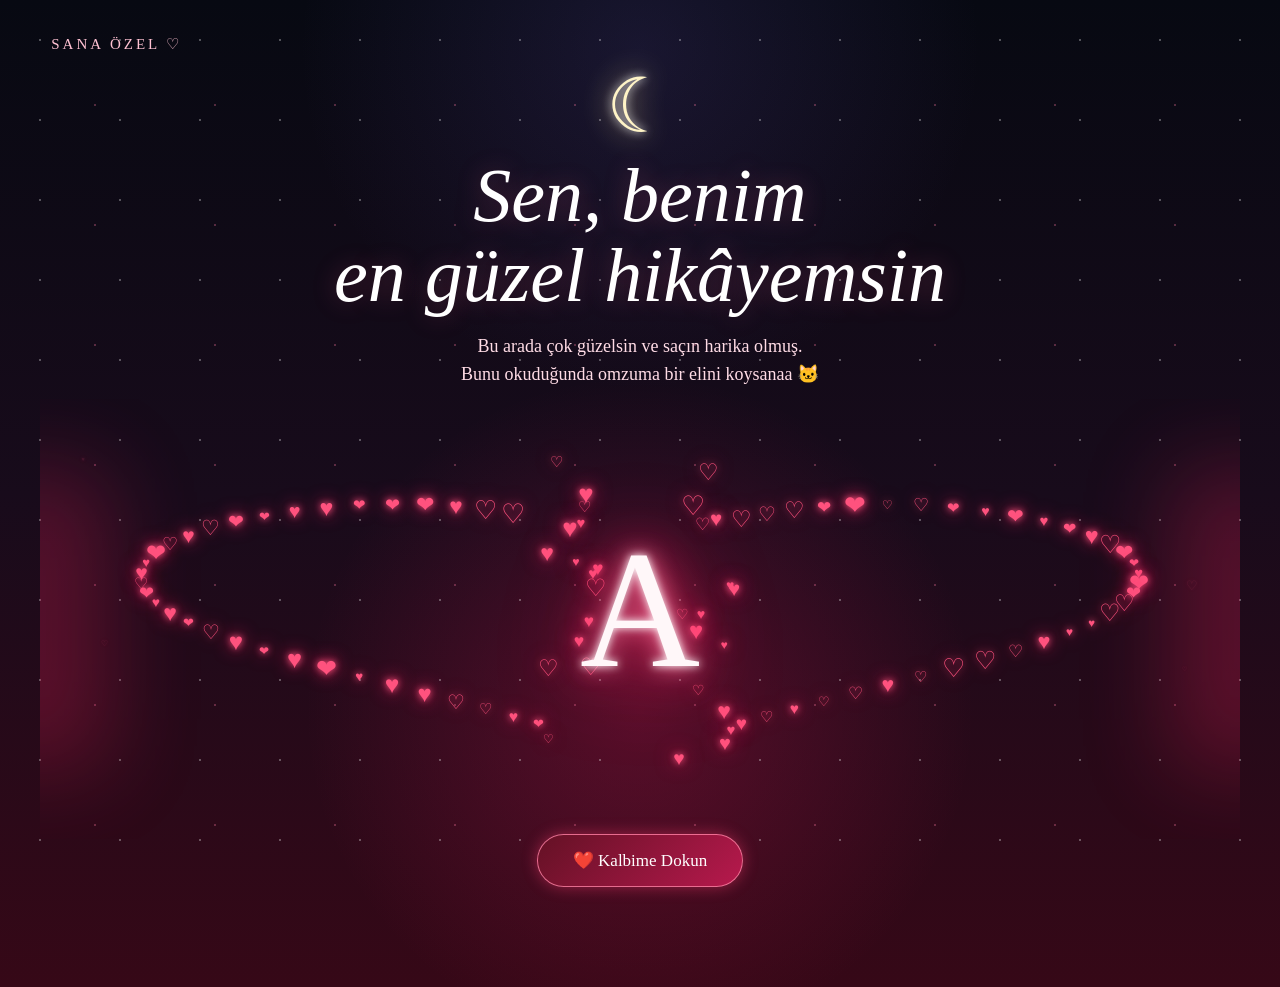
<file: index.htm>
<!DOCTYPE html>
<html lang="tr">

<head>
  <meta charset="UTF-8">
  <meta name="viewport" content="width=device-width, initial-scale=1.0">

  <title>Sana Özel ❤️</title>

  <link rel="stylesheet" href="style.css">
</head>


<body>

  <div class="stars"></div>


  <main class="hero">

    <div class="top-text">
      SANA ÖZEL ♡
    </div>


    <div class="moon">
      ☾
    </div>


    <h1>
      Sen, benim<br>
      en güzel hikâyemsin
    </h1>


    <p class="subtitle">
     Bu arada çok güzelsin ve saçın harika olmuş.<br>
Bunu okuduğunda omzuma bir elini koysanaa 🐱
    </p>


    <!-- KALP ALANI -->

    <div class="heart-area">

      <div class="side-glow left-glow"></div>
      <div class="side-glow right-glow"></div>

      <div id="heartParticles"></div>

      <div class="center-letter">
        A
      </div>

    </div>


    <!-- BUTON -->

    <button id="loveButton">
      ❤️ Kalbime Dokun
    </button>


    <!-- ROMANTİK MESAJ -->

    <div id="loveMessage" class="love-message">

      <div class="message-moon">
        ☾
      </div>

      <p>
        Ay ışığının altında,<br><br>
        Karanlığım ve aydınlığım olman,<br>
        her şeyim anlamına gelmen,<br>
        eşsizliğini anlatıyor bitanem.
      </p>

      <div class="message-heart">
        ♥
      </div>

    </div>

  </main>



  <!-- DOKUNUNCA AÇILAN YAZI KUTUSU -->

  <div id="touchMessageBox" class="touch-message-box">

    <div class="touch-card">

      <button id="closeTouchBox" class="close-touch">
        ×
      </button>

      <h2>
  Yazmak istediğin birşey varsa buraya yazabilirmisin bebeğim? ❤️
      </h2>

      <textarea
        id="touchInput"
        placeholder="İstediğini buraya yaz..."
        maxlength="120"
      ></textarea>

      <button id="placeMessageButton">
        Kalbe Yaz 💗
      </button>

    </div>

  </div>


  <!-- YAZILAN MESAJLAR -->

  <div id="writtenMessages"></div>


  <!-- ARKA PLAN KALPLERİ -->

  <div id="backgroundHearts"></div>


  <script src="script.js"></script>

</body>

</html>
</file>
<file: style.css>
* {
  margin: 0;
  padding: 0;
  box-sizing: border-box;
}


html {
  scroll-behavior: smooth;
}


body {
  min-height: 100vh;

  overflow-x: hidden;

  font-family:
    Georgia,
    "Times New Roman",
    serif;

  color: white;

  background:
    radial-gradient(
      circle at 50% 72%,
      rgba(255, 30, 100, 0.23),
      transparent 35%
    ),

    radial-gradient(
      circle at 50% 5%,
      rgba(100, 80, 180, 0.18),
      transparent 30%
    ),

    linear-gradient(
      180deg,
      #070912 0%,
      #180b1b 50%,
      #360817 100%
    );
}


/* YILDIZLAR */

.stars {
  position: fixed;
  inset: 0;

  pointer-events: none;

  z-index: 0;

  opacity: 0.3;

  background-image:
    radial-gradient(
      white 1px,
      transparent 1px
    ),

    radial-gradient(
      #ff7ba1 1px,
      transparent 1px
    );

  background-size:
    80px 80px,
    120px 120px;

  background-position:
    0 0,
    35px 45px;
}


/* ANA ALAN */

.hero {
  position: relative;

  z-index: 2;

  min-height: 100vh;

  display: flex;

  flex-direction: column;

  align-items: center;

  text-align: center;

  padding:
    35px
    20px
    100px;
}


/* ÜST YAZI */

.top-text {
  width: min(1200px, 92vw);

  text-align: left;

  color: #ffc2d3;

  font-size: 15px;

  letter-spacing: 3px;
}


/* AY */

.moon {
  margin-top: 8px;

  font-size: 76px;

  color: #fff4c7;

  text-shadow:
    0 0 10px white,
    0 0 30px #ffe49a;
}


/* BAŞLIK */

h1 {
  margin-top: 6px;

  font-size:
    clamp(
      42px,
      6vw,
      76px
    );

  line-height: 1.05;

  font-style: italic;

  font-weight: normal;

  text-shadow:
    0 0 25px rgba(255, 100, 140, 0.25);
}


.subtitle {
  margin-top: 16px;

  font-size: 18px;

  line-height: 1.6;

  color: #ffdce6;
}


/* =========================
   KALP ALANI
========================= */

.heart-area {
  position: relative;

  width: min(1200px, 100vw);

  height: 440px;

  margin-top: 10px;

  overflow: hidden;
}


#heartParticles {
  position: absolute;
  inset: 0;

  pointer-events: none;
}


.heart-piece {
  position: absolute;

  left: 50%;
  top: 50%;

  color: #ff527e;

  opacity: 0;

  text-shadow:
    0 0 7px #ff527e,
    0 0 18px #ff1f62;

  transform:
    translate(-50%, -50%)
    scale(0);

  transition:
    opacity 0.5s ease,
    transform 0.7s ease;
}


.heart-piece.show {
  opacity: 1;

  transform:
    translate(-50%, -50%)
    scale(1);
}


/* YAN PARLAMALAR */

.side-glow {
  position: absolute;

  top: 50%;

  width: 150px;
  height: 300px;

  transform: translateY(-50%);

  filter: blur(45px);

  opacity: 0.25;

  background: #ff245f;
}


.left-glow {
  left: -80px;
}


.right-glow {
  right: -80px;
}


/* A HARFİ */

.center-letter {
  position: absolute;

  left: 50%;
  top: 48%;

  transform:
    translate(-50%, -50%);

  z-index: 10;

  font-size:
    clamp(
      110px,
      13vw,
      175px
    );

  color: #fff7f9;

  text-shadow:
    0 0 8px white,
    0 0 22px #ff7ba2,
    0 0 50px #ff356f,
    0 0 90px #ff174f;

  animation:
    letterPulse
    1.8s
    ease-in-out
    infinite;
}


/* =========================
   BUTON
========================= */

#loveButton {
  margin-top: -5px;

  padding:
    15px
    35px;

  border-radius: 999px;

  border:
    1px solid
    rgba(255, 130, 165, 0.8);

  background:
    linear-gradient(
      135deg,
      #641125,
      #b7194d
    );

  color: white;

  font-size: 17px;

  font-family:
    Georgia,
    serif;

  cursor: pointer;

  box-shadow:
    0 0 15px rgba(255, 60, 110, 0.45);

  transition: 0.3s ease;
}


#loveButton:hover {
  transform: scale(1.08);

  box-shadow:
    0 0 28px rgba(255, 70, 120, 0.8);
}


/* =========================
   ROMANTİK MESAJ
========================= */

.love-message {
  max-width: 700px;

  max-height: 0;

  opacity: 0;

  overflow: hidden;

  margin-top: 0;

  transition:
    max-height 1.5s ease,
    opacity 1.3s ease,
    margin-top 1.3s ease;
}


.love-message.show {
  max-height: 700px;

  opacity: 1;

  margin-top: 70px;
}


.message-moon {
  font-size: 78px;

  color: #fff3c0;

  text-shadow:
    0 0 12px white,
    0 0 35px #ffe285;
}


.love-message p {
  margin-top: 15px;

  font-size:
    clamp(
      20px,
      3vw,
      30px
    );

  line-height: 1.7;

  font-style: italic;

  color: #ffe8ef;

  text-shadow:
    0 0 14px rgba(255, 90, 140, 0.4);
}


.message-heart {
  margin-top: 20px;

  font-size: 35px;

  color: #ff628c;

  animation:
    littleBeat
    1s
    infinite;
}


/* =========================
   DOKUNMA YAZI KUTUSU
========================= */

.touch-message-box {
  position: fixed;

  inset: 0;

  display: none;

  align-items: center;

  justify-content: center;

  padding: 20px;

  background:
    rgba(5, 5, 15, 0.75);

  backdrop-filter:
    blur(10px);

  z-index: 9999;
}


.touch-message-box.show {
  display: flex;
}


.touch-card {
  position: relative;

  width:
    min(
      420px,
      92vw
    );

  padding:
    32px
    28px;

  border-radius:
    28px;

  border:
    1px solid
    rgba(255, 140, 175, 0.45);

  background:
    linear-gradient(
      145deg,
      rgba(90, 15, 45, 0.97),
      rgba(35, 8, 30, 0.97)
    );

  box-shadow:
    0 0 35px rgba(255, 50, 110, 0.35);

  text-align: center;
}


.touch-card h2 {
  margin-bottom: 20px;

  font-size: 28px;

  font-weight: normal;

  font-style: italic;

  color: #ffe8ef;
}


.touch-card textarea {
  width: 100%;

  height: 130px;

  padding: 16px;

  resize: none;

  outline: none;

  border-radius:
    18px;

  border:
    1px solid
    rgba(255, 150, 180, 0.35);

  background:
    rgba(255, 255, 255, 0.08);

  color: white;

  font-family:
    Georgia,
    serif;

  font-size: 17px;
}


.touch-card textarea::placeholder {
  color:
    rgba(
      255,
      255,
      255,
      0.55
    );
}


#placeMessageButton {
  margin-top: 18px;

  padding:
    13px
    25px;

  border: none;

  border-radius:
    999px;

  background:
    linear-gradient(
      135deg,
      #ff477e,
      #a9134b
    );

  color: white;

  font-size: 16px;

  cursor: pointer;
}


.close-touch {
  position: absolute;

  right: 15px;
  top: 10px;

  border: none;

  background: transparent;

  color: #ffd1dd;

  font-size: 30px;

  cursor: pointer;
}


/* =========================
   DOKUNUNCA ÇIKAN KALP
========================= */

.touch-ripple-heart {
  position: fixed;

  transform:
    translate(-50%, -50%)
    scale(0);

  font-size: 30px;

  color: #ff5d8f;

  pointer-events: none;

  z-index: 9998;

  text-shadow:
    0 0 10px #ff5d8f,
    0 0 25px #ff2f70,
    0 0 50px #ff174f;

  animation:
    touchHeartOpen
    0.8s
    ease
    forwards;
}


/* =========================
   YAZILAN MESAJLAR
========================= */

#writtenMessages {
  position: fixed;

  inset: 0;

  pointer-events: none;

  z-index: 100;
}


.written-love {
  position: absolute;

  transform:
    translate(-50%, -50%)
    scale(0);

  min-width: 140px;

  max-width: 270px;

  padding:
    20px
    24px;

  text-align: center;

  border-radius:
    26px;

  border:
    1px solid
    rgba(255, 190, 210, 0.45);

  background:
    radial-gradient(
      circle at top,
      rgba(255, 120, 160, 0.95),
      rgba(130, 15, 60, 0.95)
    );

  color: white;

  font-size: 18px;

  font-family:
    Georgia,
    serif;

  box-shadow:
    0 0 15px #ff5f90,
    0 0 35px rgba(255, 50, 110, 0.55);

  pointer-events: auto;

  cursor: pointer;

  animation:
    messageAppear
    0.6s
    ease
    forwards;
}


.written-love::before {
  content: "♥";

  display: block;

  margin-bottom: 7px;

  color: #ffd4df;

  font-size: 25px;
}


.written-love.pop {
  animation:
    messagePop
    0.55s
    ease;
}


/* =========================
   ARKA PLAN KALPLERİ
========================= */

#backgroundHearts {
  position: fixed;

  inset: 0;

  overflow: hidden;

  pointer-events: none;

  z-index: 1;
}


.bg-heart {
  position: absolute;

  bottom: -50px;

  color: #ff4775;

  opacity: 0.5;

  filter:
    drop-shadow(
      0 0 7px #ff4775
    );

  animation:
    floatUp
    linear
    forwards;
}


/* =========================
   ANİMASYONLAR
========================= */

@keyframes letterPulse {

  0%,
  100% {
    transform:
      translate(-50%, -50%)
      scale(1);
  }

  50% {
    transform:
      translate(-50%, -50%)
      scale(1.08);
  }
}


@keyframes littleBeat {

  0%,
  100% {
    transform:
      scale(1);
  }

  50% {
    transform:
      scale(1.3);
  }
}


@keyframes touchHeartOpen {

  0% {
    opacity: 0;

    transform:
      translate(-50%, -50%)
      scale(0);
  }

  45% {
    opacity: 1;

    transform:
      translate(-50%, -50%)
      scale(2.2);
  }

  100% {
    opacity: 0;

    transform:
      translate(-50%, -50%)
      scale(3.6);
  }
}


@keyframes messageAppear {

  from {
    opacity: 0;

    transform:
      translate(-50%, -50%)
      scale(0);
  }

  to {
    opacity: 1;

    transform:
      translate(-50%, -50%)
      scale(1);
  }
}


@keyframes messagePop {

  0% {
    transform:
      translate(-50%, -50%)
      scale(1);
  }

  50% {
    transform:
      translate(-50%, -50%)
      scale(1.25);
  }

  100% {
    transform:
      translate(-50%, -50%)
      scale(1);
  }
}


@keyframes floatUp {

  0% {
    transform:
      translateY(0)
      rotate(0);

    opacity: 0;
  }

  15% {
    opacity: 0.6;
  }

  100% {
    transform:
      translateY(-110vh)
      rotate(360deg);

    opacity: 0;
  }
}


/* TELEFON */

@media (max-width: 650px) {

  .top-text {
    text-align: center;
  }


  .moon {
    font-size: 58px;
  }


  h1 {
    font-size: 43px;
  }


  .subtitle {
    font-size: 15px;
  }


  .heart-area {
    height: 360px;
  }


  .center-letter {
    font-size: 105px;
  }


  .love-message p {
    font-size: 20px;
  }
}
</file>
